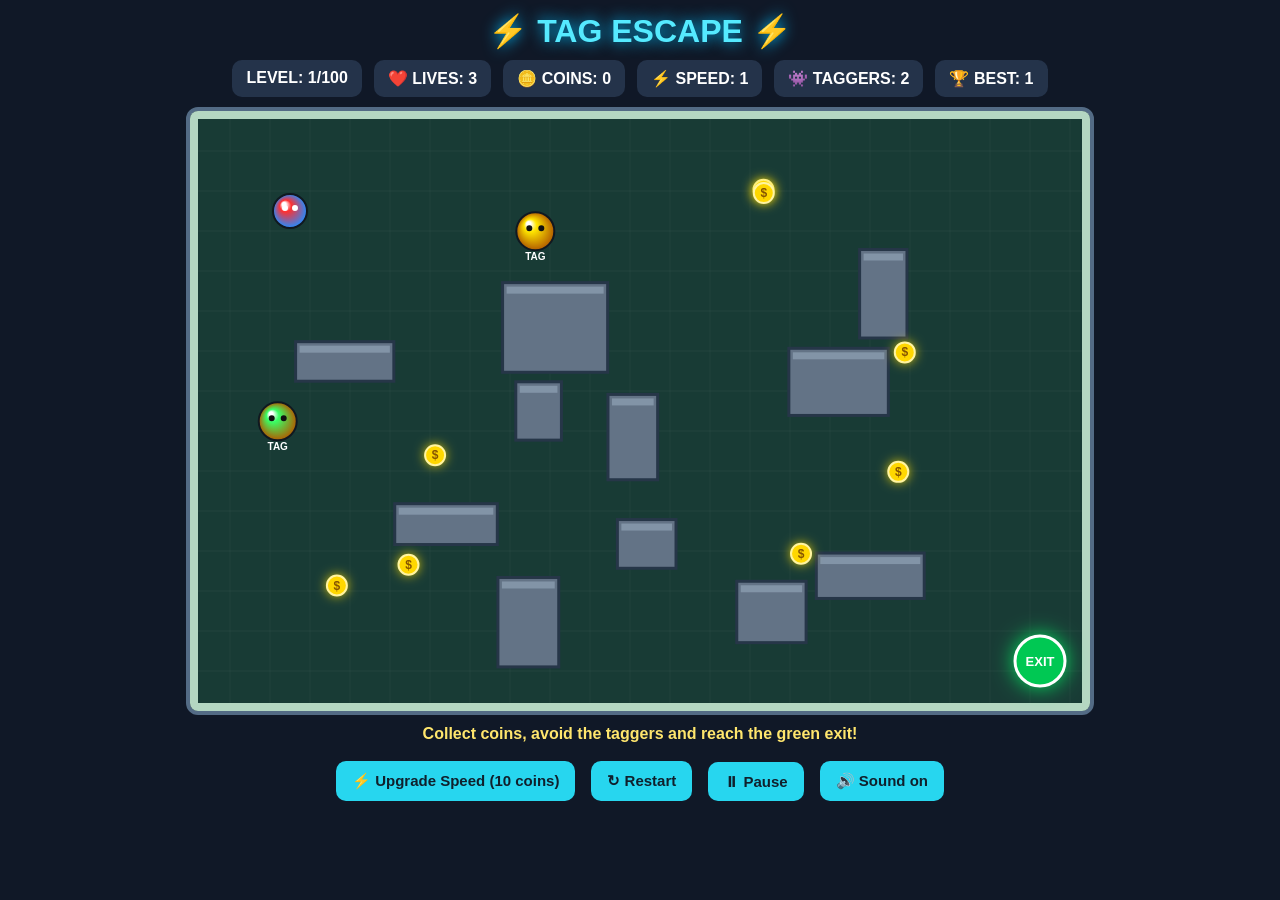
<file: index.html>
<!DOCTYPE html>
<html lang="en">
<head>
<meta charset="UTF-8">
<meta name="viewport" content="width=device-width, initial-scale=1.0">
<title>TAG ESCAPE</title>
<meta name="theme-color" content="#101827">
<meta name="description" content="Collect coins, dodge the taggers and reach the exit across 100 levels.">
<link rel="manifest" href="manifest.webmanifest">
<link rel="icon" type="image/png" sizes="32x32" href="icons/favicon-32.png">
<link rel="apple-touch-icon" href="icons/apple-touch-icon.png">
<meta name="mobile-web-app-capable" content="yes">
<meta name="apple-mobile-web-app-capable" content="yes">
<meta name="apple-mobile-web-app-status-bar-style" content="black-translucent">
<meta name="apple-mobile-web-app-title" content="Tag Escape">
<style>
*{box-sizing:border-box}
html,body{overscroll-behavior:none}
body{
 -webkit-user-select:none;user-select:none;
 -webkit-tap-highlight-color:transparent;
 margin:0;
 background:#101827;
 color:white;
 font-family:Arial,sans-serif;
 text-align:center;
}
h1{
 margin:12px 0 5px;
 color:#55eaff;
 text-shadow:0 0 15px #00bfff;
}
#info{
 display:flex;
 justify-content:center;
 flex-wrap:wrap;
 gap:12px;
 margin:10px;
 font-weight:bold;
}
.stat{
 background:#24334a;
 padding:9px 14px;
 border-radius:10px;
}
canvas{
 display:block;
 margin:10px auto;
 max-width:96vw;
 border:4px solid #536b85;
 border-radius:12px;
 background:#182b35;
}
button{
 border:0;
 border-radius:10px;
 padding:11px 16px;
 margin:4px;
 font-size:15px;
 font-weight:bold;
 cursor:pointer;
 background:#27d6ef;
 color:#10202c;
}
button:hover{filter:brightness(1.15)}
#controls{
 display:flex;
 justify-content:center;
 align-items:center;
 gap:8px;
 flex-wrap:wrap;
 margin:8px;
}
#mobile{
 display:none;
 margin:12px auto;
 width:180px;
}
#mobile button{
 width:52px;
 height:48px;
 font-size:20px;
 margin:3px;
 touch-action:none;
}
#message{
 min-height:24px;
 color:#ffe66d;
 font-weight:bold;
}
#overlay{
 position:fixed;
 inset:0;
 background:#000b;
 display:none;
 align-items:center;
 justify-content:center;
 z-index:5;
}
#panel{
 background:#20334b;
 padding:30px;
 border:3px solid #55eaff;
 border-radius:18px;
 width:min(90%,380px);
}
#panel h2{color:#55eaff}
@media(max-width:700px){
 #mobile{display:block}
 canvas{width:96vw;height:auto}
}
</style>
</head>
<body>

<h1>⚡ TAG ESCAPE ⚡</h1>

<div id="info">
 <div class="stat">LEVEL: <span id="level">1</span>/100</div>
 <div class="stat">❤️ LIVES: <span id="lives">3</span></div>
 <div class="stat">🪙 COINS: <span id="coins">0</span></div>
 <div class="stat">⚡ SPEED: <span id="speed">1</span></div>
 <div class="stat">👾 TAGGERS: <span id="taggers">2</span></div>
 <div class="stat">🏆 BEST: <span id="best">1</span></div>
</div>

<canvas id="game" width="900" height="600"></canvas>

<div id="message">Collect coins, avoid the taggers and reach the green exit!</div>

<div id="controls">
 <button onclick="buySpeed()">⚡ Upgrade Speed (<span id="cost">10</span> coins)</button>
 <button onclick="restartGame()">↻ Restart</button>
 <button onclick="togglePause()">⏸ Pause</button>
 <button id="muteBtn" onclick="toggleMute()">🔊 Sound on</button>
 <button id="installBtn" style="display:none">⬇ Install</button>
</div>

<div id="mobile">
 <div><button data-key="ArrowUp">▲</button></div>
 <div>
  <button data-key="ArrowLeft">◀</button>
  <button data-key="ArrowDown">▼</button>
  <button data-key="ArrowRight">▶</button>
 </div>
</div>

<div id="overlay">
 <div id="panel">
  <h2 id="overlayTitle">PAUSED</h2>
  <p id="overlayText">Press ESC or the button to continue.</p>
  <button onclick="togglePause()">Continue</button>
  <button onclick="restartGame()">Restart</button>
 </div>
</div>

<script>
const canvas=document.getElementById("game");
const ctx=canvas.getContext("2d");

const W=canvas.width;
const H=canvas.height;

const keys={};
let level=1;
let lives=3;
let coins=0;
let speedLevel=1;
let upgradeCost=10;
let paused=false;
let gameOver=false;
let won=false;
let obstacles=[];
let pickups=[];
let taggers=[];
let player;
let exit={x:850,y:550,r:25};
let lastTime=0;
let messageTimer=0;
let best=1,muted=false,particles=[],audioCtx=null,deferredPrompt=null;
try{best=+localStorage.getItem("tagBest")||1;muted=localStorage.getItem("tagMuted")==="1";}catch(e){}

function saveBest(){
 if(level>best){best=level;try{localStorage.setItem("tagBest",best);}catch(e){}}
}
function beep(freq,dur,type="square",vol=0.06,slide=0){
 if(muted)return;
 try{
  audioCtx=audioCtx||new (window.AudioContext||window.webkitAudioContext)();
  if(audioCtx.state==="suspended")audioCtx.resume();
  const t=audioCtx.currentTime,o=audioCtx.createOscillator(),g=audioCtx.createGain();
  o.type=type;o.frequency.setValueAtTime(freq,t);
  if(slide)o.frequency.linearRampToValueAtTime(freq+slide,t+dur);
  g.gain.setValueAtTime(vol,t);
  g.gain.exponentialRampToValueAtTime(0.0001,t+dur);
  o.connect(g);g.connect(audioCtx.destination);
  o.start(t);o.stop(t+dur);
 }catch(e){}
}
const sfx={
 coin:()=>beep(880,.1,"square",.05,500),
 hit:()=>{beep(180,.3,"sawtooth",.08,-120);if(navigator.vibrate)navigator.vibrate(120);},
 level:()=>{beep(523,.12);setTimeout(()=>beep(659,.12),110);setTimeout(()=>beep(784,.2),220);},
 buy:()=>beep(440,.2,"triangle",.07,440),
 lose:()=>beep(200,.6,"sawtooth",.08,-150)
};
function burst(x,y,color){
 for(let i=0;i<12;i++){
  const a=Math.random()*Math.PI*2,sp=1+Math.random()*2.5;
  particles.push({x,y,vx:Math.cos(a)*sp,vy:Math.sin(a)*sp,life:30,color});
 }
}
function updateMuteBtn(){
 document.getElementById("muteBtn").textContent=muted?"🔇 Sound off":"🔊 Sound on";
}
function toggleMute(){
 muted=!muted;
 try{localStorage.setItem("tagMuted",muted?"1":"0");}catch(e){}
 updateMuteBtn();
}

const rand=(a,b)=>Math.random()*(b-a)+a;
const distance=(a,b)=>Math.hypot(a.x-b.x,a.y-b.y);

function setMessage(text){
 document.getElementById("message").textContent=text;
 messageTimer=180;
}

function updateHUD(){
 document.getElementById("level").textContent=level;
 document.getElementById("lives").textContent=lives;
 document.getElementById("coins").textContent=coins;
 document.getElementById("speed").textContent=speedLevel;
 document.getElementById("taggers").textContent=taggers.length;
 document.getElementById("cost").textContent=upgradeCost;
 document.getElementById("best").textContent=best;
}

function circleRect(cx,cy,r,rect){
 const nx=Math.max(rect.x,Math.min(cx,rect.x+rect.w));
 const ny=Math.max(rect.y,Math.min(cy,rect.y+rect.h));
 return Math.hypot(cx-nx,cy-ny)<r;
}

function blocked(x,y,r){
 if(x<r+8||x>W-r-8||y<r+8||y>H-r-8)return true;
 for(const o of obstacles){
  if(circleRect(x,y,r,o))return true;
 }
 return false;
}

function safePosition(x,y,r){
 return !blocked(x,y,r);
}

function randomOpenPosition(r=15){
 for(let i=0;i<500;i++){
  const x=rand(65,W-65);
  const y=rand(65,H-65);
  if(safePosition(x,y,r)&&
     Math.hypot(x-100,y-100)>130&&
     Math.hypot(x-exit.x,y-exit.y)>100){
   return {x,y};
  }
 }
 return {x:W/2,y:H/2};
}

function createLevel(){
 obstacles=[];
 pickups=[];
 taggers=[];

 // Create obstacles, keeping the start and exit areas clear.
 const obstacleCount=Math.min(9+level*2,55);

 for(let i=0;i<obstacleCount;i++){
  let placed=false;
  for(let tries=0;tries<100&&!placed;tries++){
   const o={
    x:rand(100,W-150),
    y:rand(85,H-120),
    w:rand(45,115),
    h:rand(35,90)
   };
   const nearStart=Math.hypot(o.x+o.w/2-100,o.y+o.h/2-100)<125;
   const nearExit=Math.hypot(o.x+o.w/2-exit.x,o.y+o.h/2-exit.y)<100;
   if(!nearStart&&!nearExit&&
      !obstacles.some(a=>!(o.x+o.w<a.x||o.x>a.x+a.w||
      o.y+o.h<a.y||o.y>a.y+a.h))){
    obstacles.push(o);
    placed=true;
   }
  }
 }

 player={
  x:100,y:100,r:17,
  vx:0,vy:0,
  color1:"#ff3030",
  color2:"#258bff",
  invincible:100
 };

 exit={x:850,y:550,r:25};

 // Coins
 for(let i=0;i<Math.min(8+Math.floor(level/2),20);i++){
  const p=randomOpenPosition(12);
  pickups.push({...p,r:10});
 }

 // Two taggers at first; one extra every ten levels.
 const count=2+Math.floor((level-1)/10);
 for(let i=0;i<count;i++){
  const p=randomOpenPosition(20);
  taggers.push({
   x:p.x,y:p.y,r:19,
   vx:0,vy:0,
   speed:1.45+level*0.055+i*0.06,
   color:i%2===0?"#ffe600":"#38ff64",
   stuck:0,
   wander:rand(0,Math.PI*2)
  });
 }
 updateHUD();
}

function moveCircle(entity,dx,dy){
 const nx=entity.x+dx;
 if(!blocked(nx,entity.y,entity.r))entity.x=nx;
 const ny=entity.y+dy;
 if(!blocked(entity.x,ny,entity.r))entity.y=ny;
}

function playerMove(dt){
 let dx=0,dy=0;
 if(keys.ArrowLeft||keys.a||keys.A)dx--;
 if(keys.ArrowRight||keys.d||keys.D)dx++;
 if(keys.ArrowUp||keys.w||keys.W)dy--;
 if(keys.ArrowDown||keys.s||keys.S)dy++;

 const len=Math.hypot(dx,dy);
 if(len>0){
  dx/=len;dy/=len;
 }
 const speed=2.5+(speedLevel-1)*0.45;
 moveCircle(player,dx*speed*dt,dy*speed*dt);
}

function canMove(x,y,r){
 return !blocked(x,y,r);
}

// AI checks multiple directions and chooses a clear route toward the player.
function updateTagger(t,dt){
 const dx=player.x-t.x;
 const dy=player.y-t.y;
 const targetAngle=Math.atan2(dy,dx);

 const angles=[
  targetAngle,
  targetAngle+0.45,
  targetAngle-0.45,
  targetAngle+0.9,
  targetAngle-0.9,
  targetAngle+1.5,
  targetAngle-1.5,
  targetAngle+Math.PI
 ];

 let bestAngle=null;
 let bestScore=-Infinity;
 const step=t.speed*dt;

 for(const a of angles){
  const tx=t.x+Math.cos(a)*step*4;
  const ty=t.y+Math.sin(a)*step*4;
  if(!canMove(tx,ty,t.r))continue;

  // Prefer directions that get closer to the player.
  let score=-Math.hypot(player.x-tx,player.y-ty);

  // Avoid getting too close to walls and obstacles.
  for(const o of obstacles){
   const cx=Math.max(o.x,Math.min(tx,o.x+o.w));
   const cy=Math.max(o.y,Math.min(ty,o.y+o.h));
   const d=Math.hypot(tx-cx,ty-cy);
   if(d<45)score-= (45-d)*1.6;
  }

  // Small preference for continuing in the current direction.
  if(Math.hypot(t.vx,t.vy)>0){
   const oldAngle=Math.atan2(t.vy,t.vx);
   score+=Math.cos(a-oldAngle)*5;
  }

  if(score>bestScore){
   bestScore=score;
   bestAngle=a;
  }
 }

 if(bestAngle===null){
  t.stuck++;
  t.wander+=rand(-1.5,1.5);
  const escapeAngles=[
   t.wander,t.wander+1.57,t.wander-1.57,
   t.wander+Math.PI
  ];
  for(const a of escapeAngles){
   const tx=t.x+Math.cos(a)*step*3;
   const ty=t.y+Math.sin(a)*step*3;
   if(canMove(tx,ty,t.r)){
    bestAngle=a;
    break;
   }
  }
 }else{
  t.stuck=0;
 }

 if(bestAngle!==null){
  const mx=Math.cos(bestAngle)*step;
  const my=Math.sin(bestAngle)*step;
  moveCircle(t,mx,my);
  t.vx=mx;
  t.vy=my;
 }

 // Extra escape movement if the AI remains stuck.
 if(t.stuck>35){
  for(let i=0;i<20;i++){
   const a=rand(0,Math.PI*2);
   const nx=t.x+Math.cos(a)*30;
   const ny=t.y+Math.sin(a)*30;
   if(canMove(nx,ny,t.r)){
    t.x=nx;t.y=ny;
    break;
   }
  }
  t.stuck=0;
 }
}

function loseLife(){
 if(player.invincible>0||gameOver)return;
 lives--;
 sfx.hit();burst(player.x,player.y,"#ff3030");
 updateHUD();

 if(lives<=0){
  gameOver=true;
  sfx.lose();
  showOverlay("GAME OVER","The taggers caught you! Press restart to try again.");
  return;
 }

 player.x=100;
 player.y=100;
 player.invincible=150;
 setMessage("Oof! You got tagged. Watch out!");
}

function collectCoins(){
 for(let i=pickups.length-1;i>=0;i--){
  const c=pickups[i];
  if(distance(player,c)<player.r+c.r){
   pickups.splice(i,1);
   coins++;
   sfx.coin();burst(c.x,c.y,"#ffd700");
   updateHUD();
   setMessage("+1 COIN!");
  }
 }
}

function checkTaggers(){
 for(const t of taggers){
  if(distance(player,t)<player.r+t.r){
   loseLife();
   break;
  }
 }
}

function checkExit(){
 if(distance(player,exit)<player.r+exit.r){
  if(level>=100){
   won=true;
   gameOver=true;
   showOverlay("YOU WIN! 🏆","You escaped all 100 levels! Amazing!");
   return;
  }
  level++;
  saveBest();
  sfx.level();
  createLevel();
  setMessage("LEVEL "+level+"! More taggers are coming!");
 }
}

function update(dt){
 if(paused||gameOver)return;

 if(player.invincible>0)player.invincible-=dt;
 if(messageTimer>0){
  messageTimer-=dt;
  if(messageTimer<=0)
   document.getElementById("message").textContent=
   "Collect coins, avoid the taggers and reach the green exit!";
 }

 for(let i=particles.length-1;i>=0;i--){
  const p=particles[i];
  p.x+=p.vx*dt;p.y+=p.vy*dt;
  if(--p.life<=0)particles.splice(i,1);
 }

 playerMove(dt);

 for(const t of taggers)updateTagger(t,dt);

 collectCoins();
 checkTaggers();
 checkExit();
}

function drawBall(x,y,r,c1,c2){
 const g=ctx.createRadialGradient(x-r*.35,y-r*.4,2,x,y,r);
 g.addColorStop(0,"white");
 g.addColorStop(.25,c1);
 g.addColorStop(1,c2);
 ctx.fillStyle=g;
 ctx.beginPath();
 ctx.arc(x,y,r,0,Math.PI*2);
 ctx.fill();
 ctx.strokeStyle="#101820";
 ctx.lineWidth=2;
 ctx.stroke();
}

function draw(){
 ctx.clearRect(0,0,W,H);

 // Background
 ctx.fillStyle="#183b35";
 ctx.fillRect(0,0,W,H);

 // Floor grid
 ctx.strokeStyle="rgba(255,255,255,.045)";
 ctx.lineWidth=1;
 for(let x=0;x<W;x+=40){
  ctx.beginPath();ctx.moveTo(x,0);ctx.lineTo(x,H);ctx.stroke();
 }
 for(let y=0;y<H;y+=40){
  ctx.beginPath();ctx.moveTo(0,y);ctx.lineTo(W,y);ctx.stroke();
 }

 // Border
 ctx.strokeStyle="#b4d7c2";
 ctx.lineWidth=8;
 ctx.strokeRect(4,4,W-8,H-8);

 // Obstacles
 for(const o of obstacles){
  ctx.fillStyle="#637386";
  ctx.fillRect(o.x,o.y,o.w,o.h);
  ctx.fillStyle="#8294a7";
  ctx.fillRect(o.x+4,o.y+4,o.w-8,7);
  ctx.strokeStyle="#263648";
  ctx.lineWidth=3;
  ctx.strokeRect(o.x,o.y,o.w,o.h);
 }

 // Exit
 ctx.save();
 ctx.shadowColor="#00ff66";
 ctx.shadowBlur=22;
 ctx.fillStyle="#00c853";
 ctx.beginPath();
 ctx.arc(exit.x,exit.y,exit.r,0,Math.PI*2);
 ctx.fill();
 ctx.restore();
 ctx.strokeStyle="white";
 ctx.lineWidth=3;
 ctx.stroke();
 ctx.fillStyle="white";
 ctx.font="bold 13px Arial";
 ctx.textAlign="center";
 ctx.fillText("EXIT",exit.x,exit.y+5);

 // Coins
 for(const c of pickups){
  ctx.save();
  ctx.shadowColor="#ffdf00";
  ctx.shadowBlur=12;
  ctx.fillStyle="#ffd700";
  ctx.beginPath();
  ctx.arc(c.x,c.y,c.r,0,Math.PI*2);
  ctx.fill();
  ctx.restore();
  ctx.strokeStyle="#fff4a0";
  ctx.lineWidth=2;
  ctx.stroke();
  ctx.fillStyle="#855400";
  ctx.font="bold 12px Arial";
  ctx.fillText("$",c.x,c.y+4);
 }

 // Taggers
 for(let i=0;i<taggers.length;i++){
  const t=taggers[i];
  drawBall(t.x,t.y,t.r,t.color,"#b15c00");
  ctx.fillStyle="#111";
  ctx.beginPath();
  ctx.arc(t.x-6,t.y-3,3,0,Math.PI*2);
  ctx.arc(t.x+6,t.y-3,3,0,Math.PI*2);
  ctx.fill();
  ctx.fillStyle="white";
  ctx.font="bold 10px Arial";
  ctx.fillText("TAG",t.x,t.y+29);
 }

 // Particles
 for(const p of particles){
  ctx.globalAlpha=Math.max(p.life/30,0);
  ctx.fillStyle=p.color;
  ctx.fillRect(p.x-2,p.y-2,4,4);
 }
 ctx.globalAlpha=1;

 // Player flashes briefly after being tagged.
 if(player.invincible<=0||Math.floor(player.invincible/8)%2===0){
  drawBall(player.x,player.y,player.r,player.color1,player.color2);
  ctx.fillStyle="white";
  ctx.beginPath();
  ctx.arc(player.x-5,player.y-3,3,0,Math.PI*2);
  ctx.arc(player.x+5,player.y-3,3,0,Math.PI*2);
  ctx.fill();
 }

 if(paused){
  ctx.fillStyle="#0009";
  ctx.fillRect(0,0,W,H);
  ctx.fillStyle="white";
  ctx.font="bold 55px Arial";
  ctx.textAlign="center";
  ctx.fillText("PAUSED",W/2,H/2);
 }
}

function loop(time){
 const dt=Math.min((time-lastTime)/16.67||1,2);
 lastTime=time;
 update(dt);
 draw();
 requestAnimationFrame(loop);
}

function buySpeed(){
 if(coins>=upgradeCost){
  coins-=upgradeCost;
  speedLevel++;
  sfx.buy();
  upgradeCost+=10;
  updateHUD();
  setMessage("SPEED UPGRADED! ⚡");
 }else{
  setMessage("Not enough coins! Collect more.");
 }
}

function showOverlay(title,text){
 document.getElementById("overlayTitle").textContent=title;
 document.getElementById("overlayText").textContent=text;
 document.getElementById("overlay").style.display="flex";
}

function hideOverlay(){
 document.getElementById("overlay").style.display="none";
}

function togglePause(){
 if(gameOver)return;
 paused=!paused;
 if(paused)showOverlay("PAUSED","Press ESC or Continue to resume.");
 else hideOverlay();
}

function restartGame(){
 level=1;
 lives=3;
 coins=0;
 speedLevel=1;
 upgradeCost=10;
 paused=false;
 gameOver=false;
 won=false;
 hideOverlay();
 createLevel();
 setMessage("New game! Escape the taggers!");
 updateHUD();
}

document.addEventListener("keydown",e=>{
 if(["ArrowUp","ArrowDown","ArrowLeft","ArrowRight"," "].includes(e.key)){
  e.preventDefault();
 }
 if(e.key==="Escape"){
  togglePause();
  return;
 }
 keys[e.key]=true;
});

document.addEventListener("keyup",e=>{
 keys[e.key]=false;
});

// Mobile controls
document.querySelectorAll("#mobile button").forEach(button=>{
 const key=button.dataset.key;
 button.addEventListener("pointerdown",e=>{
  e.preventDefault();
  keys[key]=true;
 });
 const release=()=>{
  keys[key]=false;
 };
 button.addEventListener("pointerup",release);
 button.addEventListener("pointerleave",release);
 button.addEventListener("pointercancel",release);
});

// Auto-pause when the app/tab is hidden
document.addEventListener("visibilitychange",()=>{
 if(document.hidden&&!paused&&!gameOver)togglePause();
});

// Install button (shown only when the browser offers installation)
const installBtn=document.getElementById("installBtn");
window.addEventListener("beforeinstallprompt",e=>{
 e.preventDefault();
 deferredPrompt=e;
 installBtn.style.display="";
});
installBtn.addEventListener("click",async()=>{
 if(!deferredPrompt)return;
 deferredPrompt.prompt();
 await deferredPrompt.userChoice;
 deferredPrompt=null;
 installBtn.style.display="none";
});
window.addEventListener("appinstalled",()=>{installBtn.style.display="none";});

updateMuteBtn();
createLevel();
updateHUD();
requestAnimationFrame(loop);
// Register the service worker (needs https or localhost)
if("serviceWorker" in navigator){
 window.addEventListener("load",()=>{
  navigator.serviceWorker.register("sw.js").catch(err=>console.warn("SW registration failed:",err));
 });
}
</script>
</body>
</html>
</file>
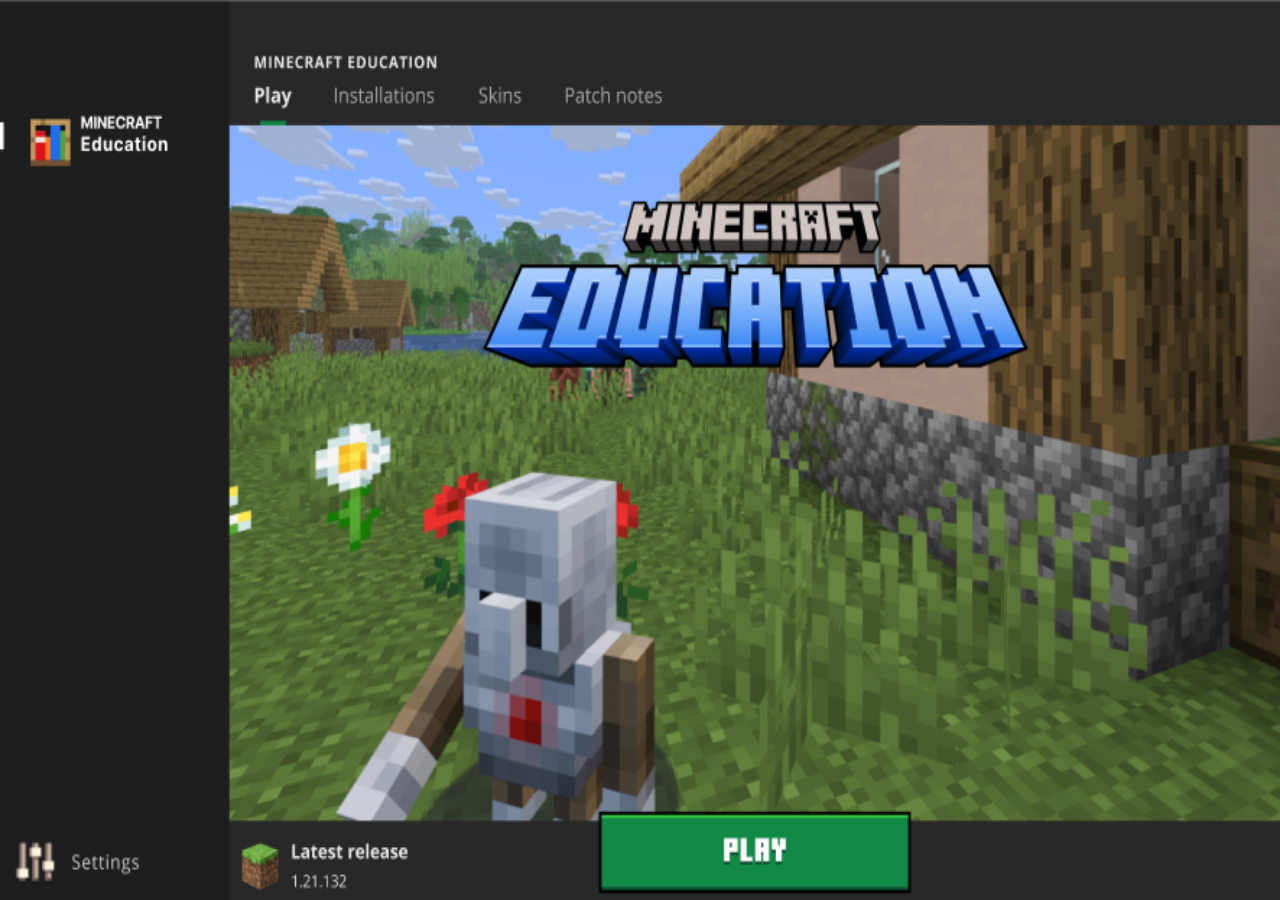
<file: m.html>
<!DOCTYPE html>
<html lang="en">
<head>
    <meta charset="UTF-8">
    <meta name="viewport" content="width=device-width, initial-scale=1.0">
    <title>Minecraft Education Launcher</title>
        <link rel="icon" type="image/png" href="favicon.png">
    <style>
        * {
            box-sizing: border-box;
        }
        body, html {
            margin: 0;
            padding: 0;
            width: 100%;
            height: 100%;
            overflow: hidden;
            background-color: #1e1e1e;
        }
        .launcher-container {
            position: relative;
            width: 100%;
            height: 100%;
            background-image: url('image_raoy2A.png'); /* Replace with your local image file name/path if different */
            background-size: 100% 100%; /* Forces the image to stretch and stretch completely fill the canvas dimensions */
            background-position: center;
            background-repeat: no-repeat;
        }
        .play-overlay-link {
            position: absolute;
            /* Percentages based on the full dimensions of the image canvas */
            bottom: 1.5%;
            left: 46.8%;
            width: 24.3%;
            height: 10%;
            cursor: pointer;
            text-decoration: none;
            background-color: rgba(255, 255, 255, 0); /* Keeps the clickable area invisible */
        }
        .play-overlay-link:hover {
            background-color: rgba(255, 255, 255, 0.05); /* Slight highlight on hover */
        }
    </style>
</head>
<body>

    <div class="launcher-container">
        <!-- Invisible link layered perfectly over the PLAY button graphic -->
        <a href="minecraftedu://open" class="play-overlay-link" title="Launch Minecraft Education"></a>
    </div>

</body>
</html>
</file>
